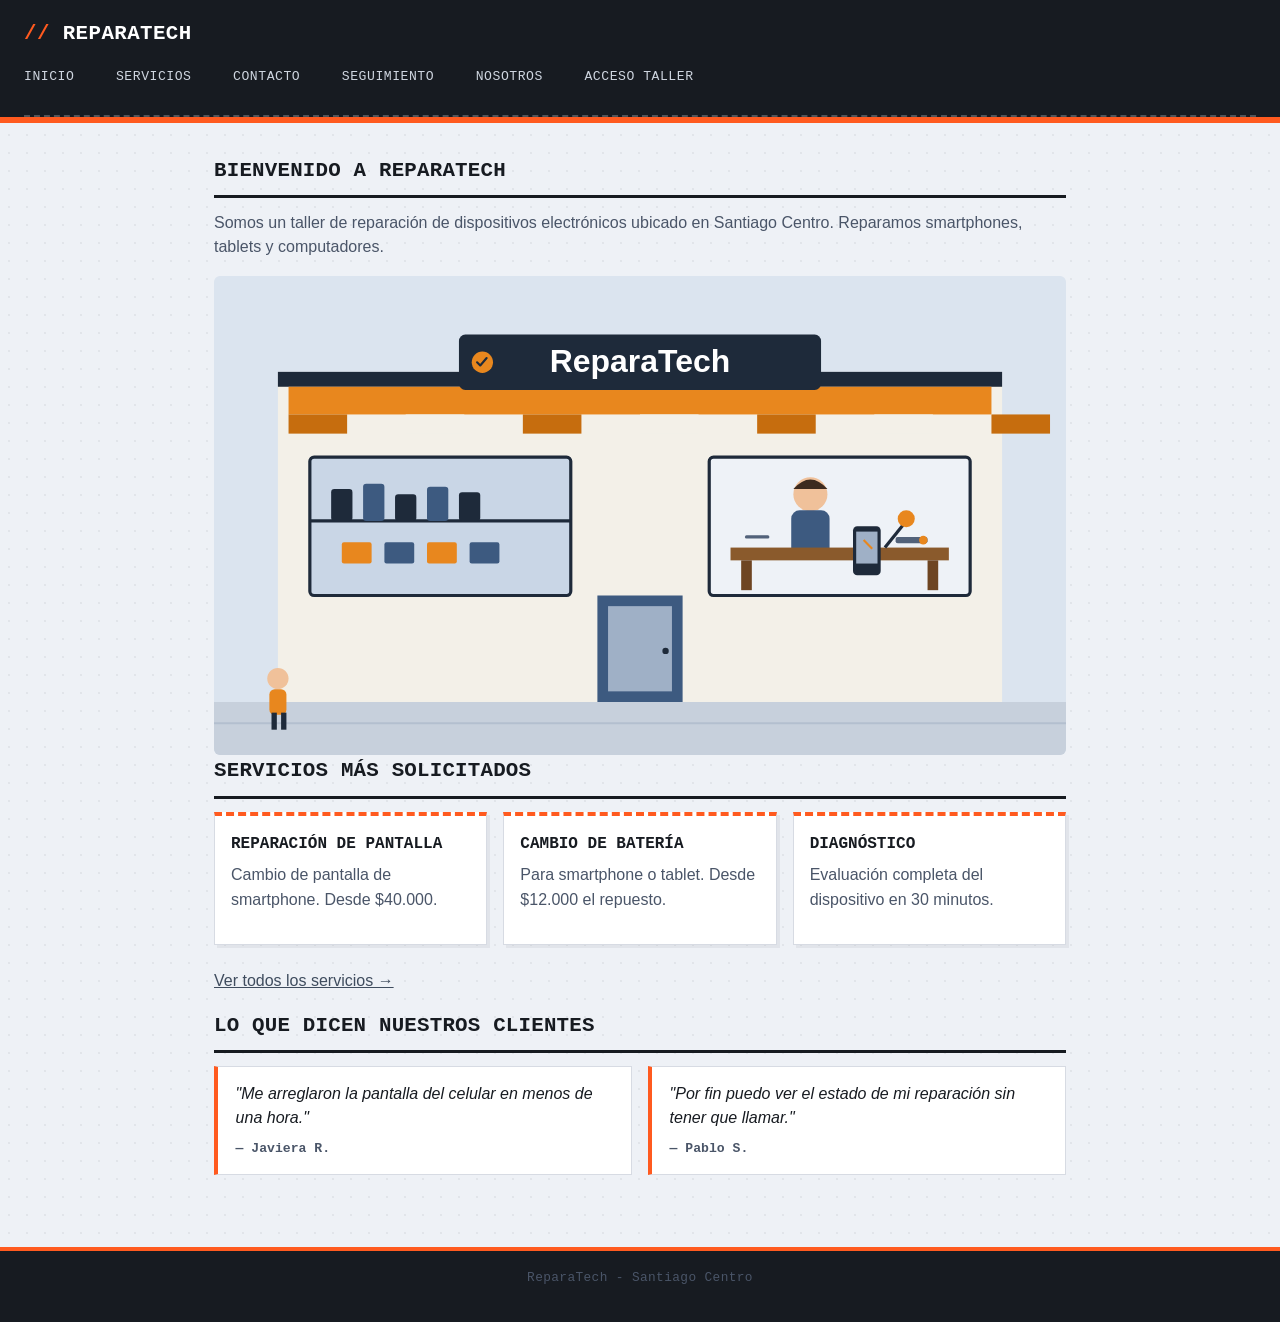
<file: ReparaTech_FinalVfinal/index.html>
<!DOCTYPE html>
<html lang="es">
<head>
  <meta charset="UTF-8">
  <meta name="viewport" content="width=device-width, initial-scale=1.0">
  <title>ReparaTech</title>
  <link rel="stylesheet" href="styles.css">
</head>
<body>

  <header>
    <h1>ReparaTech</h1>
    <nav>
      <ul>
        <li><a href="index.html">Inicio</a></li>
        <li><a href="servicios.html">Servicios</a></li>
        <li><a href="contacto.html">Contacto</a></li>
        <li><a href="seguimiento.html">Seguimiento</a></li>
        <li><a href="nosotros.html">Nosotros</a></li>
        <li><a href="login.html">Acceso taller</a></li>
      </ul>
    </nav>
  </header>

  <main>
    <section>
      <h2>Bienvenido a ReparaTech</h2>
      <p>
        Somos un taller de reparación de dispositivos electrónicos ubicado
        en Santiago Centro. Reparamos smartphones, tablets y computadores.
      </p>
      <svg viewBox="0 0 800 450" xmlns="http://www.w3.org/2000/svg" font-family="Arial, sans-serif" role="img" aria-label="Fachada e interior del taller ReparaTech, con vitrina de dispositivos y un técnico reparando un teléfono en la mesa de trabajo" style="max-width:100%; height:auto; display:block; border-radius:6px;">
        <rect width="800" height="450" fill="#dbe4ef"/>
        <rect x="0" y="400" width="800" height="50" fill="#c7d0dc"/>
        <line x1="0" y1="420" x2="800" y2="420" stroke="#b3bfcf" stroke-width="2"/>
        <rect x="60" y="90" width="680" height="310" fill="#f3f0e8"/>
        <rect x="60" y="90" width="680" height="14" fill="#1e2a3a"/>
        <g>
          <rect x="70" y="104" width="660" height="26" fill="#e8871e"/>
          <rect x="70" y="130" width="55" height="18" fill="#c66d0e"/>
          <rect x="180" y="130" width="55" height="18" fill="#f3f0e8"/>
          <rect x="290" y="130" width="55" height="18" fill="#c66d0e"/>
          <rect x="400" y="130" width="55" height="18" fill="#f3f0e8"/>
          <rect x="510" y="130" width="55" height="18" fill="#c66d0e"/>
          <rect x="620" y="130" width="55" height="18" fill="#f3f0e8"/>
          <rect x="730" y="130" width="55" height="18" fill="#c66d0e"/>
        </g>
        <rect x="230" y="55" width="340" height="52" rx="6" fill="#1e2a3a"/>
        <text x="400" y="90" fill="#ffffff" font-size="30" font-weight="bold" text-anchor="middle" font-family="Arial, sans-serif">ReparaTech</text>
        <circle cx="252" cy="81" r="10" fill="#e8871e"/>
        <path d="M247 81 l3 3 l6 -7" stroke="#1e2a3a" stroke-width="2" fill="none" stroke-linecap="round" stroke-linejoin="round"/>
        <rect x="360" y="300" width="80" height="100" fill="#3d5a80"/>
        <rect x="370" y="310" width="60" height="80" fill="#9fb0c6"/>
        <circle cx="424" cy="352" r="3" fill="#1e2a3a"/>
        <rect x="90" y="170" width="245" height="130" rx="4" fill="#c9d6e6" stroke="#1e2a3a" stroke-width="3"/>
        <line x1="90" y1="230" x2="335" y2="230" stroke="#1e2a3a" stroke-width="3"/>
        <rect x="110" y="200" width="20" height="30" rx="3" fill="#1e2a3a"/>
        <rect x="140" y="195" width="20" height="35" rx="3" fill="#3d5a80"/>
        <rect x="170" y="205" width="20" height="25" rx="3" fill="#1e2a3a"/>
        <rect x="200" y="198" width="20" height="32" rx="3" fill="#3d5a80"/>
        <rect x="230" y="203" width="20" height="27" rx="3" fill="#1e2a3a"/>
        <rect x="120" y="250" width="28" height="20" rx="2" fill="#e8871e"/>
        <rect x="160" y="250" width="28" height="20" rx="2" fill="#3d5a80"/>
        <rect x="200" y="250" width="28" height="20" rx="2" fill="#e8871e"/>
        <rect x="240" y="250" width="28" height="20" rx="2" fill="#3d5a80"/>
        <rect x="465" y="170" width="245" height="130" rx="4" fill="#eef2f7" stroke="#1e2a3a" stroke-width="3"/>
        <circle cx="560" cy="205" r="16" fill="#f0c19a"/>
        <path d="M544 200 q16 -18 32 0" fill="#3d2b1f"/>
        <rect x="542" y="220" width="36" height="44" rx="8" fill="#3d5a80"/>
        <rect x="485" y="255" width="205" height="12" fill="#8a5a2c"/>
        <rect x="495" y="267" width="10" height="28" fill="#6e4522"/>
        <rect x="670" y="267" width="10" height="28" fill="#6e4522"/>
        <rect x="600" y="235" width="26" height="46" rx="4" fill="#1e2a3a"/>
        <rect x="603" y="240" width="20" height="30" fill="#9fb0c6"/>
        <line x1="610" y1="248" x2="618" y2="256" stroke="#e8871e" stroke-width="2"/>
        <rect x="640" y="245" width="30" height="6" rx="2" fill="#52627a"/>
        <circle cx="666" cy="248" r="4" fill="#e8871e"/>
        <line x1="500" y1="245" x2="520" y2="245" stroke="#52627a" stroke-width="3" stroke-linecap="round"/>
        <line x1="650" y1="230" x2="630" y2="255" stroke="#1e2a3a" stroke-width="3"/>
        <circle cx="650" cy="228" r="8" fill="#e8871e"/>
        <circle cx="60" cy="378" r="10" fill="#f0c19a"/>
        <rect x="52" y="388" width="16" height="24" rx="5" fill="#e8871e"/>
        <rect x="54" y="410" width="5" height="16" fill="#1e2a3a"/>
        <rect x="63" y="410" width="5" height="16" fill="#1e2a3a"/>
      </svg>
    </section>

    <section>
      <h2>Servicios más solicitados</h2>
      <div class="destacados">
        <div class="destacado-card">
          <h3>Reparación de pantalla</h3>
          <p>Cambio de pantalla de smartphone. Desde $40.000.</p>
        </div>
        <div class="destacado-card">
          <h3>Cambio de batería</h3>
          <p>Para smartphone o tablet. Desde $12.000 el repuesto.</p>
        </div>
        <div class="destacado-card">
          <h3>Diagnóstico</h3>
          <p>Evaluación completa del dispositivo en 30 minutos.</p>
        </div>
      </div>
      <p><a href="servicios.html">Ver todos los servicios →</a></p>
    </section>

    <section>
      <h2>Lo que dicen nuestros clientes</h2>
      <div class="testimonios">
        <blockquote class="testimonio">
          "Me arreglaron la pantalla del celular en menos de una hora."
          <footer>— Javiera R.</footer>
        </blockquote>
        <blockquote class="testimonio">
          "Por fin puedo ver el estado de mi reparación sin tener que llamar."
          <footer>— Pablo S.</footer>
        </blockquote>
      </div>
    </section>

  </main>

  <footer>
    <p>ReparaTech - Santiago Centro</p>
  </footer>

</body>
</html>
</file>
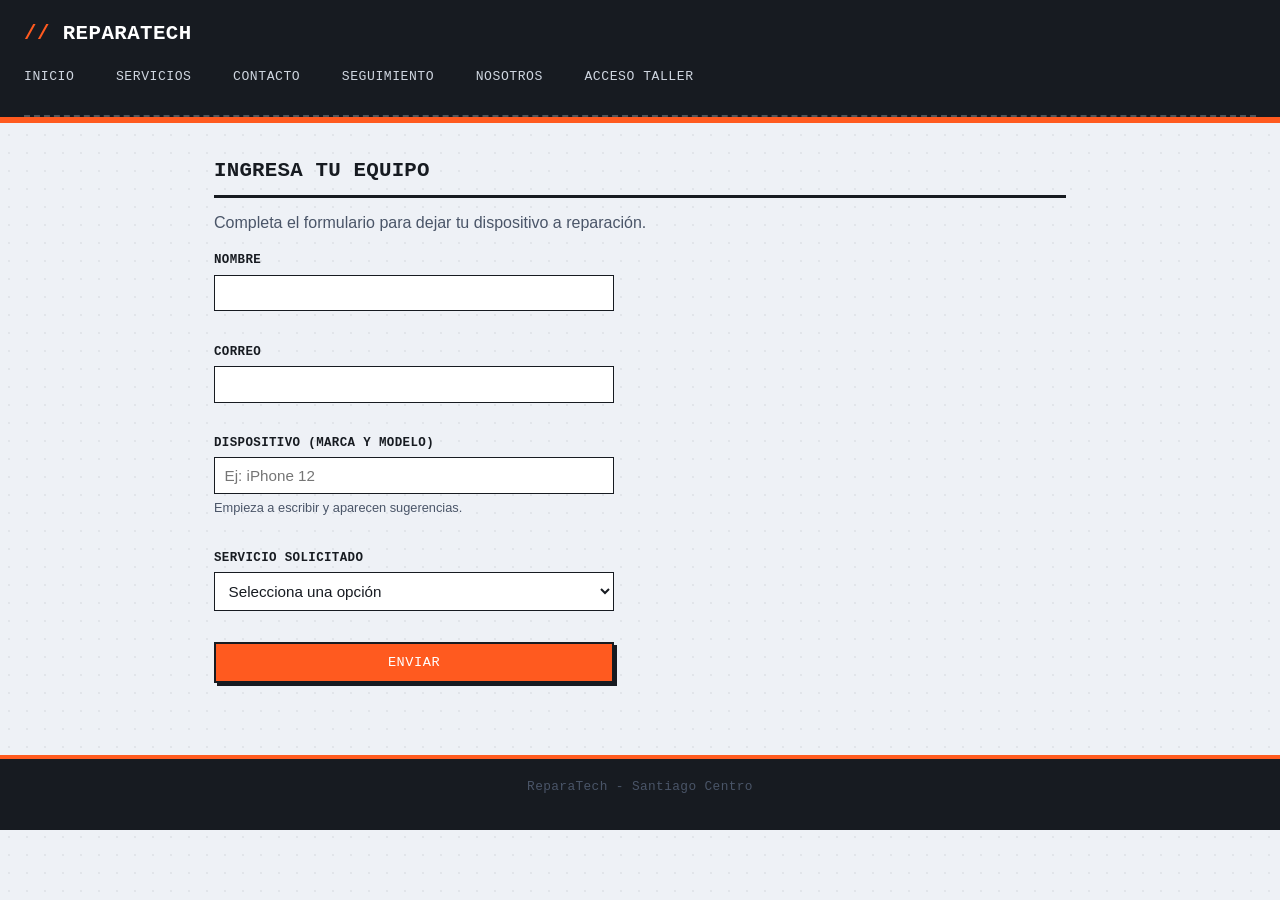
<file: ReparaTech_FinalVfinal/contacto.html>
<!DOCTYPE html>
<html lang="es">
<head>
  <meta charset="UTF-8">
  <meta name="viewport" content="width=device-width, initial-scale=1.0">
  <title>Contacto - ReparaTech</title>
  <link rel="stylesheet" href="styles.css">
</head>
<body>

  <header>
    <h1>ReparaTech</h1>
    <nav>
      <ul>
        <li><a href="index.html">Inicio</a></li>
        <li><a href="servicios.html">Servicios</a></li>
        <li><a href="contacto.html">Contacto</a></li>
        <li><a href="seguimiento.html">Seguimiento</a></li>
        <li><a href="nosotros.html">Nosotros</a></li>
        <li><a href="login.html">Acceso taller</a></li>
      </ul>
    </nav>
  </header>

  <main>
    <section>
      <h2>Ingresa tu equipo</h2>
      <p>Completa el formulario para dejar tu dispositivo a reparación.</p>

      <form id="contactForm" novalidate>
        <div id="formMsg" class="form-msg" role="status" aria-live="polite"></div>

        <div class="campo">
          <label for="nombre">Nombre</label>
          <input type="text" id="nombre" name="nombre" autocomplete="name">
          <span class="error-msg" id="error-nombre"></span>
        </div>

        <div class="campo">
          <label for="email">Correo</label>
          <input type="email" id="email" name="email" autocomplete="email">
          <span class="error-msg" id="error-email"></span>
        </div>

        <div class="campo">
          <label for="dispositivo">Dispositivo (marca y modelo)</label>
          <input type="text" id="dispositivo" name="dispositivo" list="modelos-sugeridos" autocomplete="off" placeholder="Ej: iPhone 12">
          <datalist id="modelos-sugeridos">
            <option value="iPhone 12">
            <option value="Samsung S21">
            <option value="Laptop genérica">
          </datalist>
          <span class="hint">Empieza a escribir y aparecen sugerencias.</span>
          <span class="error-msg" id="error-dispositivo"></span>
        </div>

        <div class="campo">
          <label for="servicio">Servicio solicitado</label>
          <select id="servicio" name="servicio">
            <option value="">Selecciona una opción</option>
            <option value="SE001">SE001 · Diagnóstico</option>
            <option value="SE002">SE002 · Reparación de pantalla</option>
            <option value="SE003">SE003 · Reparación de batería</option>
          </select>
          <span class="error-msg" id="error-servicio"></span>
        </div>

        <button type="submit">Enviar</button>
      </form>
      </section>
  </main>

  <footer>
    <p>ReparaTech - Santiago Centro</p>
  </footer>

  <script src="script.js"></script>
</body>
</html>
</file>
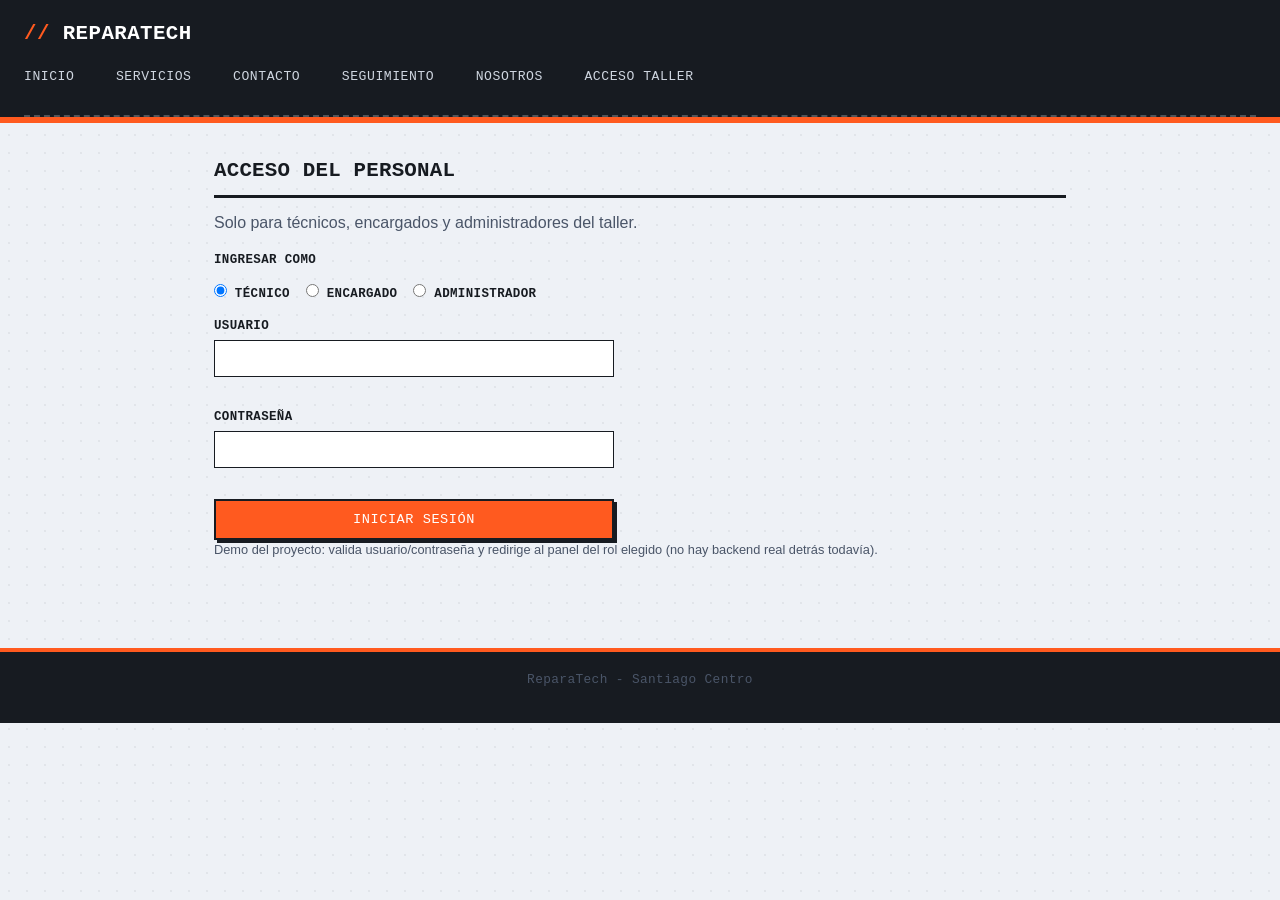
<file: ReparaTech_FinalVfinal/login.html>
<!DOCTYPE html>
<html lang="es">
<head>
  <meta charset="UTF-8">
  <meta name="viewport" content="width=device-width, initial-scale=1.0">
  <title>Acceso taller - ReparaTech</title>
  <link rel="stylesheet" href="styles.css">
</head>
<body>

  <header>
    <h1>ReparaTech</h1>
    <nav>
      <ul>
        <li><a href="index.html">Inicio</a></li>
        <li><a href="servicios.html">Servicios</a></li>
        <li><a href="contacto.html">Contacto</a></li>
        <li><a href="seguimiento.html">Seguimiento</a></li>
        <li><a href="nosotros.html">Nosotros</a></li>
        <li><a href="login.html">Acceso taller</a></li>
      </ul>
    </nav>
  </header>

  <main>
    <section>
      <h2>Acceso del personal</h2>
      <p>Solo para técnicos, encargados y administradores del taller.</p>

      <form id="loginForm" novalidate>
        <div id="loginMsg" class="form-msg" role="status" aria-live="polite"></div>

        <label>Ingresar como</label>
        <div class="role-select">
          <label><input type="radio" name="rol" value="panel-tecnico.html" checked> Técnico</label>
          <label><input type="radio" name="rol" value="panel-encargado.html"> Encargado</label>
          <label><input type="radio" name="rol" value="panel-admin.html"> Administrador</label>
        </div>

        <div class="campo">
          <label for="usuario">Usuario</label>
          <input type="text" id="usuario" name="usuario" autocomplete="username">
          <span class="error-msg" id="error-usuario"></span>
        </div>

        <div class="campo">
          <label for="clave">Contraseña</label>
          <input type="password" id="clave" name="clave" autocomplete="current-password">
          <span class="error-msg" id="error-clave"></span>
        </div>

        <button type="submit">Iniciar sesión</button>
      </form>
      <p class="hint">
        Demo del proyecto: valida usuario/contraseña y redirige al panel
        del rol elegido (no hay backend real detrás todavía).
      </p>
    </section>
  </main>

  <footer>
    <p>ReparaTech - Santiago Centro</p>
  </footer>

  <script src="script.js"></script>
</body>
</html>
</file>
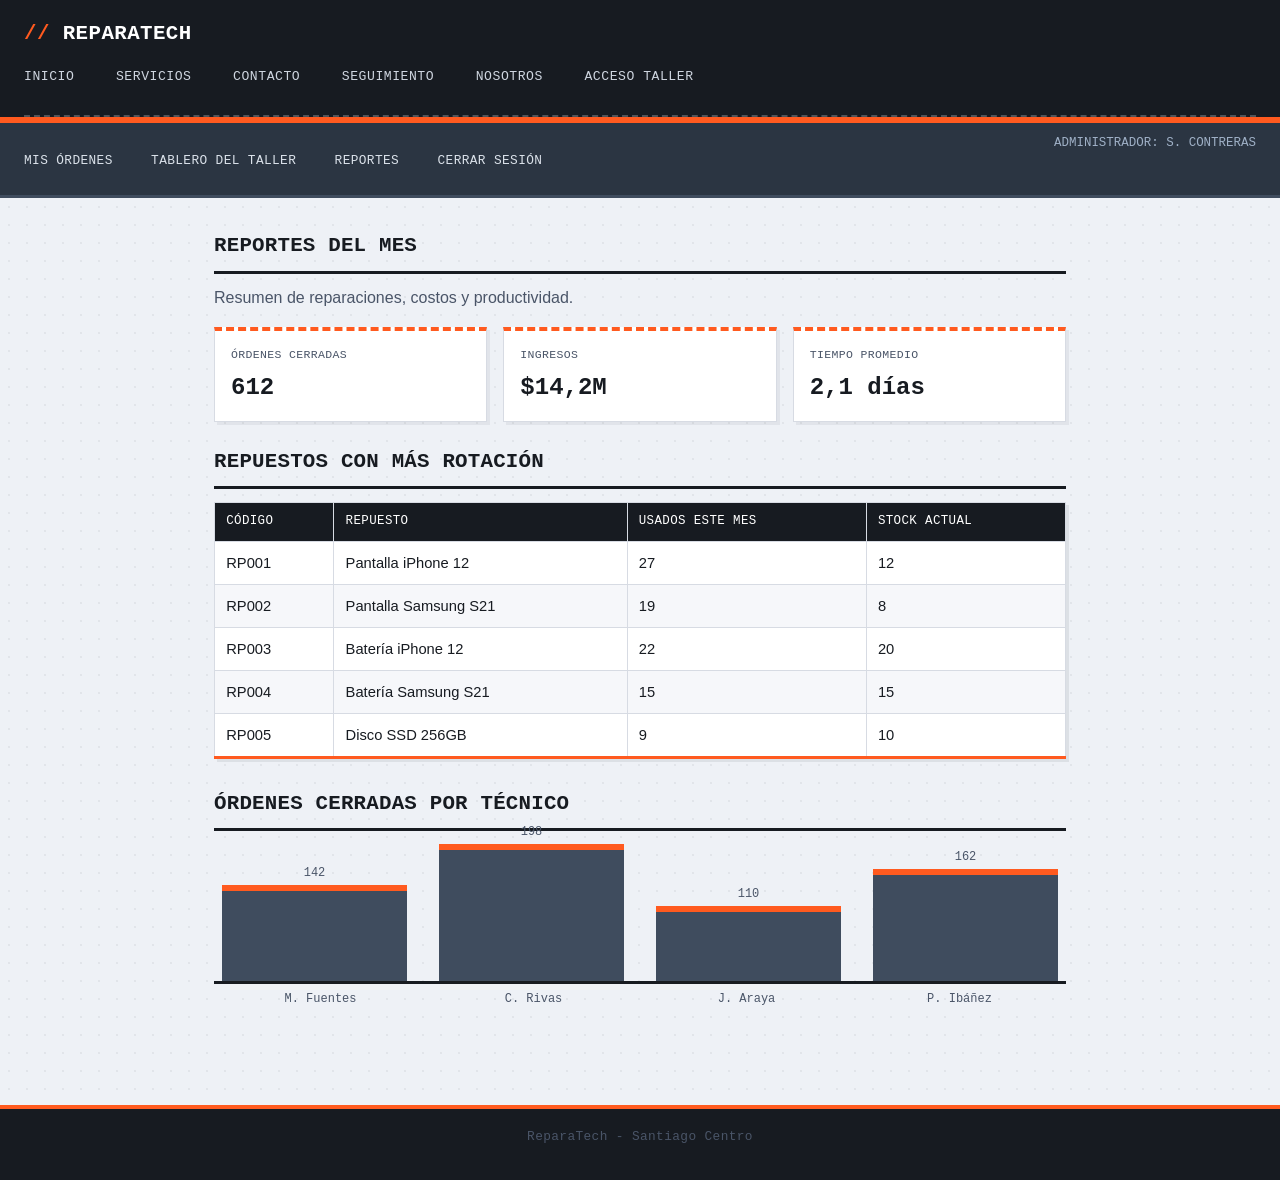
<file: ReparaTech_FinalVfinal/panel-admin.html>
<!DOCTYPE html>
<html lang="es">
<head>
  <meta charset="UTF-8">
  <meta name="viewport" content="width=device-width, initial-scale=1.0">
  <title>Panel administrador - ReparaTech</title>
  <link rel="stylesheet" href="styles.css">
</head>
<body>

  <header>
    <h1>ReparaTech</h1>
    <nav>
      <ul>
        <li><a href="index.html">Inicio</a></li>
        <li><a href="servicios.html">Servicios</a></li>
        <li><a href="contacto.html">Contacto</a></li>
        <li><a href="seguimiento.html">Seguimiento</a></li>
        <li><a href="nosotros.html">Nosotros</a></li>
        <li><a href="login.html">Acceso taller</a></li>
      </ul>
    </nav>
  </header>

  <nav class="staff-nav">
    <ul>
      <li><a href="panel-tecnico.html">Mis órdenes</a></li>
      <li><a href="panel-encargado.html">Tablero del taller</a></li>
      <li><a href="panel-admin.html">Reportes</a></li>
      <li><a href="login.html">Cerrar sesión</a></li>
    </ul>
    <span class="role-tag">Administrador: S. Contreras</span>
  </nav>

  <main>
    <section>
      <h2>Reportes del mes</h2>
      <p>Resumen de reparaciones, costos y productividad.</p>

      <div class="kpi-grid">
        <div class="kpi-card">
          <span class="kpi-label">ÓRDENES CERRADAS</span>
          <span class="kpi-value">612</span>
        </div>
        <div class="kpi-card">
          <span class="kpi-label">INGRESOS</span>
          <span class="kpi-value">$14,2M</span>
        </div>
        <div class="kpi-card">
          <span class="kpi-label">TIEMPO PROMEDIO</span>
          <span class="kpi-value">2,1 días</span>
        </div>
      </div>
      </section>

    <section>
      <h2>Repuestos con más rotación</h2>
      <table>
        <thead>
          <tr>
            <th>Código</th>
            <th>Repuesto</th>
            <th>Usados este mes</th>
            <th>Stock actual</th>
          </tr>
        </thead>
        <tbody>
          <tr><td>RP001</td><td>Pantalla iPhone 12</td><td>27</td><td>12</td></tr>
          <tr><td>RP002</td><td>Pantalla Samsung S21</td><td>19</td><td>8</td></tr>
          <tr><td>RP003</td><td>Batería iPhone 12</td><td>22</td><td>20</td></tr>
          <tr><td>RP004</td><td>Batería Samsung S21</td><td>15</td><td>15</td></tr>
          <tr><td>RP005</td><td>Disco SSD 256GB</td><td>9</td><td>10</td></tr>
        </tbody>
      </table>
    </section>

    <section>
      <h2>Órdenes cerradas por técnico</h2>
      <div class="bar-chart">
        <div class="bar" style="height:70%;"><span>142</span></div>
        <div class="bar" style="height:100%;"><span>198</span></div>
        <div class="bar" style="height:55%;"><span>110</span></div>
        <div class="bar" style="height:82%;"><span>162</span></div>
      </div>
      <div class="bar-labels">
        <span>M. Fuentes</span>
        <span>C. Rivas</span>
        <span>J. Araya</span>
        <span>P. Ibáñez</span>
      </div>
    </section>
  </main>

  <footer>
    <p>ReparaTech - Santiago Centro</p>
  </footer>

</body>
</html>
</file>
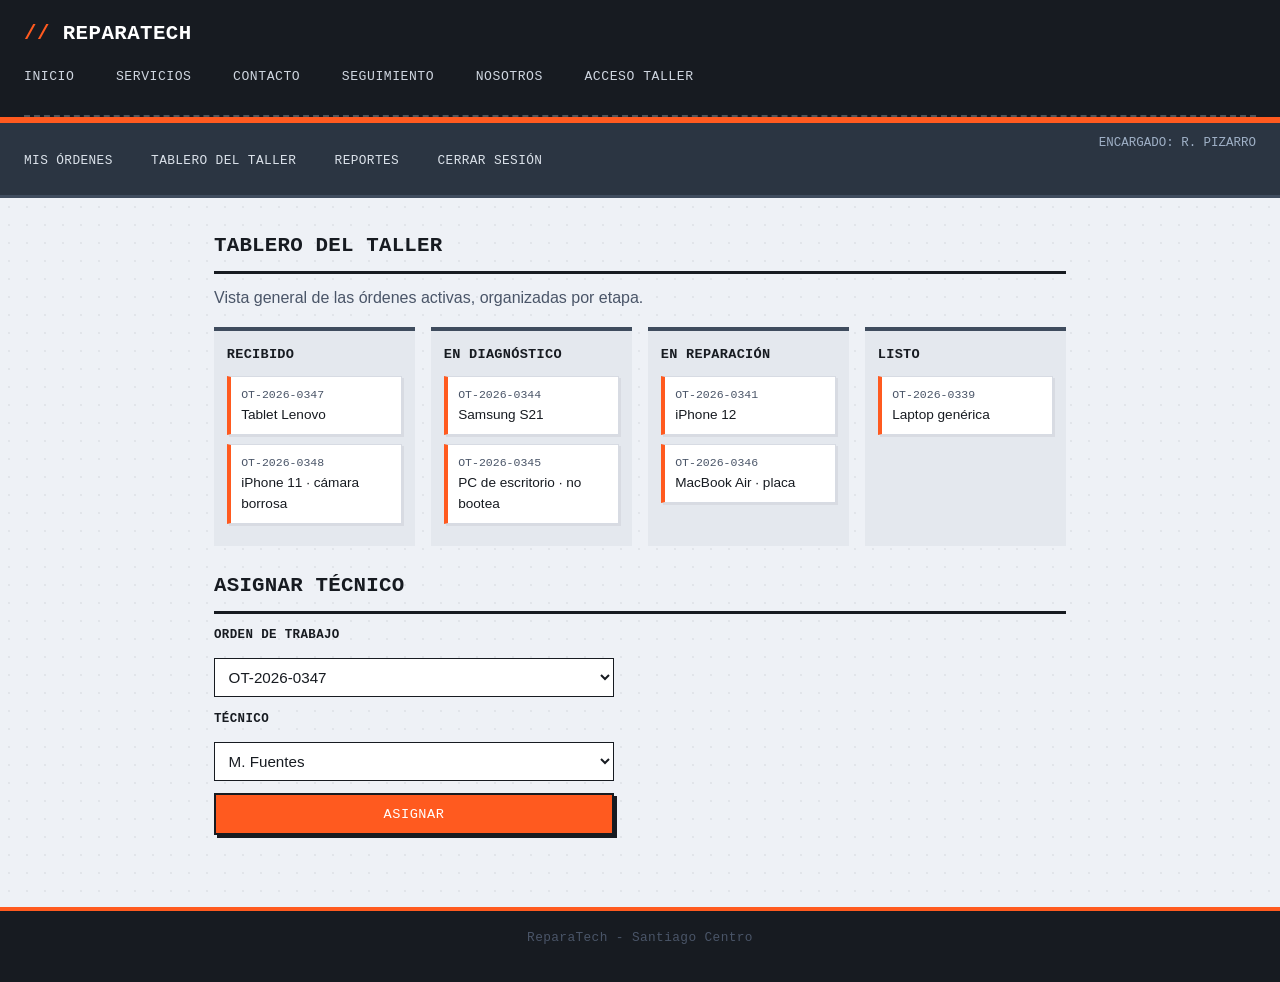
<file: ReparaTech_FinalVfinal/panel-encargado.html>
<!DOCTYPE html>
<html lang="es">
<head>
  <meta charset="UTF-8">
  <meta name="viewport" content="width=device-width, initial-scale=1.0">
  <title>Panel encargado - ReparaTech</title>
  <link rel="stylesheet" href="styles.css">
</head>
<body>

  <header>
    <h1>ReparaTech</h1>
    <nav>
      <ul>
        <li><a href="index.html">Inicio</a></li>
        <li><a href="servicios.html">Servicios</a></li>
        <li><a href="contacto.html">Contacto</a></li>
        <li><a href="seguimiento.html">Seguimiento</a></li>
        <li><a href="nosotros.html">Nosotros</a></li>
        <li><a href="login.html">Acceso taller</a></li>
      </ul>
    </nav>
  </header>

  <nav class="staff-nav">
    <ul>
      <li><a href="panel-tecnico.html">Mis órdenes</a></li>
      <li><a href="panel-encargado.html">Tablero del taller</a></li>
      <li><a href="panel-admin.html">Reportes</a></li>
      <li><a href="login.html">Cerrar sesión</a></li>
    </ul>
    <span class="role-tag">Encargado: R. Pizarro</span>
  </nav>

  <main>
    <section>
      <h2>Tablero del taller</h2>
      <p>Vista general de las órdenes activas, organizadas por etapa.</p>

      <div class="kanban">
        <div class="kanban-col">
          <h3>Recibido</h3>
          <div class="kanban-card">
            <span class="code">OT-2026-0347</span>
            Tablet Lenovo
          </div>
          <div class="kanban-card">
            <span class="code">OT-2026-0348</span>
            iPhone 11 · cámara borrosa
          </div>
        </div>
        <div class="kanban-col">
          <h3>En diagnóstico</h3>
          <div class="kanban-card">
            <span class="code">OT-2026-0344</span>
            Samsung S21
          </div>
          <div class="kanban-card">
            <span class="code">OT-2026-0345</span>
            PC de escritorio · no bootea
          </div>
        </div>
        <div class="kanban-col">
          <h3>En reparación</h3>
          <div class="kanban-card">
            <span class="code">OT-2026-0341</span>
            iPhone 12
          </div>
          <div class="kanban-card">
            <span class="code">OT-2026-0346</span>
            MacBook Air · placa
          </div>
        </div>
        <div class="kanban-col">
          <h3>Listo</h3>
          <div class="kanban-card">
            <span class="code">OT-2026-0339</span>
            Laptop genérica
          </div>
        </div>
      </div>
    </section>

    <section>
      <h2>Asignar técnico</h2>
      <form>
        <label for="orden-asignar">Orden de trabajo</label>
        <select id="orden-asignar" name="orden-asignar">
          <option>OT-2026-0347</option>
          <option>OT-2026-0348</option>
        </select>

        <label for="tecnico-asignar">Técnico</label>
        <select id="tecnico-asignar" name="tecnico-asignar">
          <option>M. Fuentes</option>
          <option>C. Rivas</option>
        </select>

        <button type="submit">Asignar</button>
      </form>
    </section>
  </main>

  <footer>
    <p>ReparaTech - Santiago Centro</p>
  </footer>

</body>
</html>
</file>
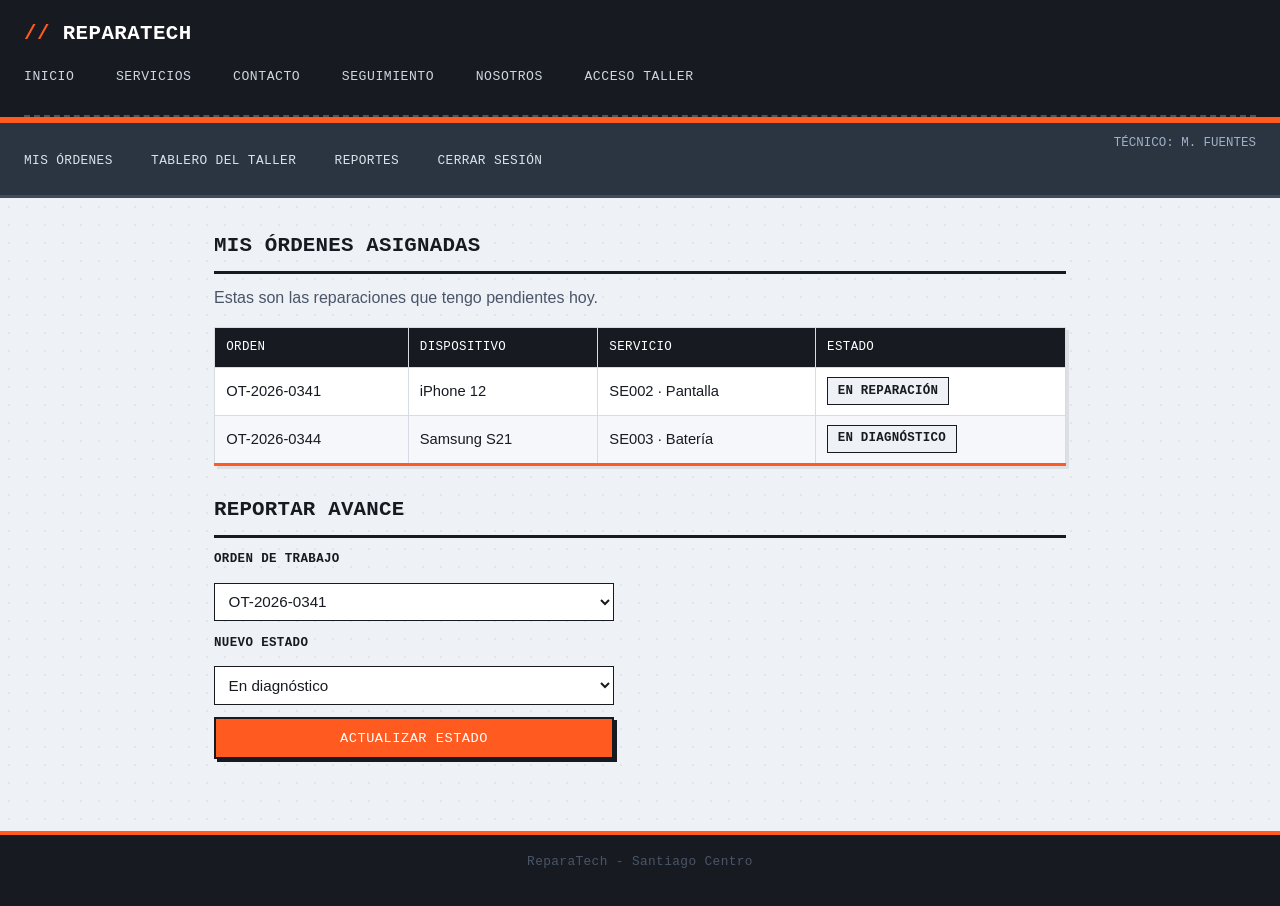
<file: ReparaTech_FinalVfinal/panel-tecnico.html>
<!DOCTYPE html>
<html lang="es">
<head>
  <meta charset="UTF-8">
  <meta name="viewport" content="width=device-width, initial-scale=1.0">
  <title>Panel técnico - ReparaTech</title>
  <link rel="stylesheet" href="styles.css">
</head>
<body>

  <header>
    <h1>ReparaTech</h1>
    <nav>
      <ul>
        <li><a href="index.html">Inicio</a></li>
        <li><a href="servicios.html">Servicios</a></li>
        <li><a href="contacto.html">Contacto</a></li>
        <li><a href="seguimiento.html">Seguimiento</a></li>
        <li><a href="nosotros.html">Nosotros</a></li>
        <li><a href="login.html">Acceso taller</a></li>
      </ul>
    </nav>
  </header>

  <nav class="staff-nav">
    <ul>
      <li><a href="panel-tecnico.html">Mis órdenes</a></li>
      <li><a href="panel-encargado.html">Tablero del taller</a></li>
      <li><a href="panel-admin.html">Reportes</a></li>
      <li><a href="login.html">Cerrar sesión</a></li>
    </ul>
    <span class="role-tag">Técnico: M. Fuentes</span>
  </nav>

  <main>
    <section>
      <h2>Mis órdenes asignadas</h2>
      <p>Estas son las reparaciones que tengo pendientes hoy.</p>

      <table>
        <thead>
          <tr>
            <th>Orden</th>
            <th>Dispositivo</th>
            <th>Servicio</th>
            <th>Estado</th>
          </tr>
        </thead>
        <tbody>
          <tr>
            <td>OT-2026-0341</td>
            <td>iPhone 12</td>
            <td>SE002 · Pantalla</td>
            <td><span class="estado">En reparación</span></td>
          </tr>
          <tr>
            <td>OT-2026-0344</td>
            <td>Samsung S21</td>
            <td>SE003 · Batería</td>
            <td><span class="estado">En diagnóstico</span></td>
          </tr>
        </tbody>
      </table>
    </section>

    <section>
      <h2>Reportar avance</h2>
      <form>
        <label for="orden-sel">Orden de trabajo</label>
        <select id="orden-sel" name="orden-sel">
          <option>OT-2026-0341</option>
          <option>OT-2026-0344</option>
        </select>

        <label for="nuevo-estado">Nuevo estado</label>
        <select id="nuevo-estado" name="nuevo-estado">
          <option>En diagnóstico</option>
          <option>En reparación</option>
          <option>Listo para retirar</option>
          <option>Cancelado</option>
        </select>

        <button type="submit">Actualizar estado</button>
      </form>
      </section>
  </main>

  <footer>
    <p>ReparaTech - Santiago Centro</p>
  </footer>

</body>
</html>
</file>
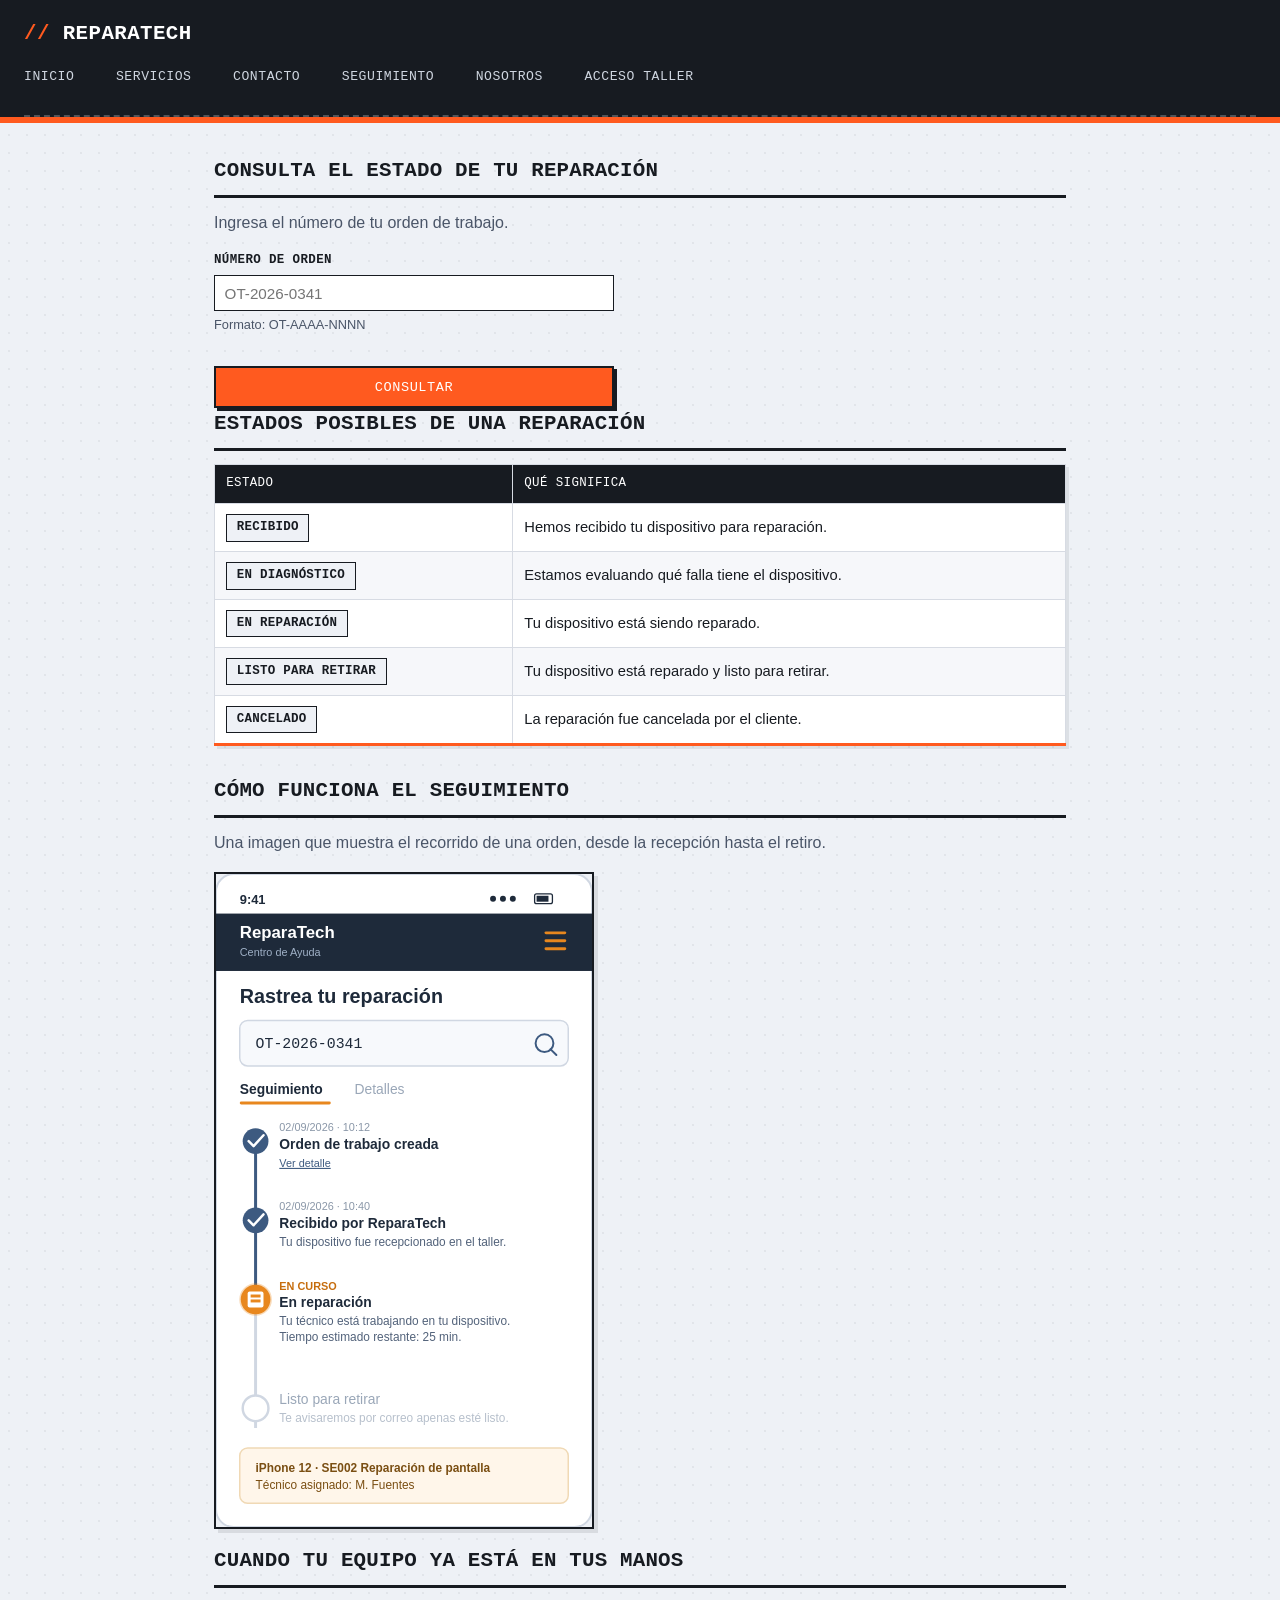
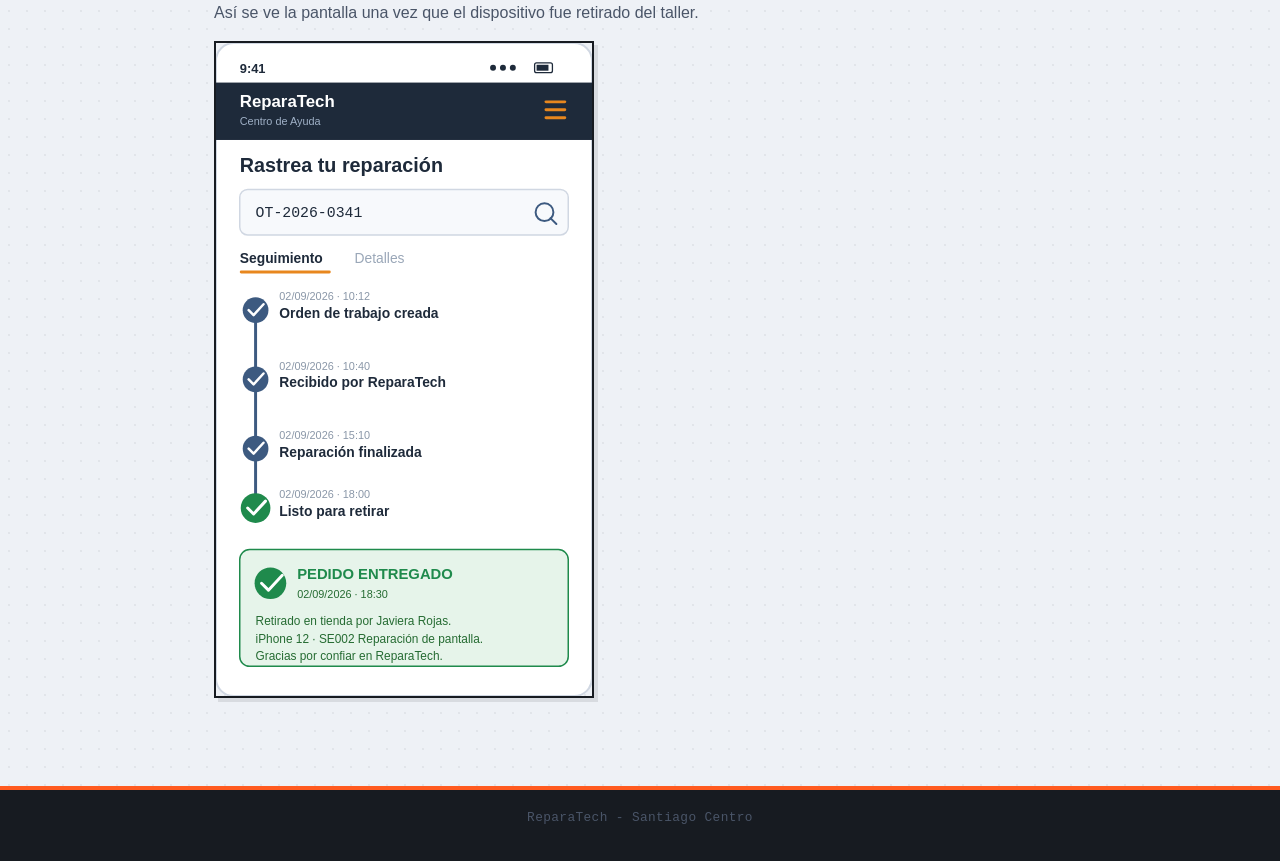
<file: ReparaTech_FinalVfinal/seguimiento.html>
<!DOCTYPE html>
<html lang="es">
<head>
  <meta charset="UTF-8">
  <meta name="viewport" content="width=device-width, initial-scale=1.0">
  <title>Seguimiento - ReparaTech</title>
  <link rel="stylesheet" href="styles.css">
</head>
<body>

  <header>
    <h1>ReparaTech</h1>
    <nav>
      <ul>
        <li><a href="index.html">Inicio</a></li>
        <li><a href="servicios.html">Servicios</a></li>
        <li><a href="contacto.html">Contacto</a></li>
        <li><a href="seguimiento.html">Seguimiento</a></li>
        <li><a href="nosotros.html">Nosotros</a></li>
        <li><a href="login.html">Acceso taller</a></li>
      </ul>
    </nav>
  </header>

  <main>
    <section>
      <h2>Consulta el estado de tu reparación</h2>
      <p>Ingresa el número de tu orden de trabajo.</p>

      <form id="seguimientoForm" novalidate>
        <div id="seguimientoMsg" class="form-msg" role="status" aria-live="polite"></div>
        <div class="campo">
          <label for="orden">Número de orden</label>
          <input type="text" id="orden" name="orden" placeholder="OT-2026-0341" autocomplete="off">
          <span class="hint">Formato: OT-AAAA-NNNN</span>
          <span class="error-msg" id="error-orden"></span>
        </div>
        <button type="submit">Consultar</button>
      </form>
    </section>

    <section>
      <h2>Estados posibles de una reparación</h2>
      <table>
        <thead>
          <tr>
            <th>Estado</th>
            <th>Qué significa</th>
          </tr>
        </thead>
        <tbody>
          <tr><td><span class="estado">Recibido</span></td><td>Hemos recibido tu dispositivo para reparación.</td></tr>
          <tr><td><span class="estado">En diagnóstico</span></td><td>Estamos evaluando qué falla tiene el dispositivo.</td></tr>
          <tr><td><span class="estado">En reparación</span></td><td>Tu dispositivo está siendo reparado.</td></tr>
          <tr><td><span class="estado">Listo para retirar</span></td><td>Tu dispositivo está reparado y listo para retirar.</td></tr>
          <tr><td><span class="estado">Cancelado</span></td><td>La reparación fue cancelada por el cliente.</td></tr>
        </tbody>
      </table>
      </section>

    <section>
      <h2>Cómo funciona el seguimiento</h2>
      <p>Una imagen que muestra el recorrido de una orden, desde la recepción hasta el retiro.</p>
      <div class="tracking-image">
        <svg viewBox="0 0 380 660" xmlns="http://www.w3.org/2000/svg" font-family="Arial, sans-serif" role="img" aria-label="Pantalla de ejemplo del seguimiento de una reparación: orden de trabajo creada, recibido por ReparaTech, en reparación, y listo para retirar">
          <rect width="380" height="660" rx="18" fill="#ffffff" stroke="#d0d7e2" stroke-width="2"/>
          <text x="24" y="30" fill="#1e2a3a" font-size="13" font-weight="bold">9:41</text>
          <rect x="322" y="20" width="18" height="10" rx="2" fill="none" stroke="#1e2a3a" stroke-width="1.3"/>
          <rect x="324" y="22" width="12" height="6" fill="#1e2a3a"/>
          <circle cx="300" cy="25" r="3" fill="#1e2a3a"/>
          <circle cx="290" cy="25" r="3" fill="#1e2a3a"/>
          <circle cx="280" cy="25" r="3" fill="#1e2a3a"/>
          <rect x="0" y="40" width="380" height="58" fill="#1e2a3a"/>
          <text x="24" y="65" fill="#ffffff" font-size="17" font-weight="bold">ReparaTech</text>
          <text x="24" y="83" fill="#9fb0c6" font-size="11">Centro de Ayuda</text>
          <rect x="332" y="58" width="22" height="3" rx="1.5" fill="#e8871e"/>
          <rect x="332" y="66" width="22" height="3" rx="1.5" fill="#e8871e"/>
          <rect x="332" y="74" width="22" height="3" rx="1.5" fill="#e8871e"/>
          <text x="24" y="130" fill="#1e2a3a" font-size="20" font-weight="bold">Rastrea tu reparación</text>
          <rect x="24" y="148" width="332" height="46" rx="8" fill="#f7f9fc" stroke="#d0d7e2" stroke-width="1.5"/>
          <text x="40" y="176" fill="#1e2a3a" font-size="15" font-family="Courier New, monospace">OT-2026-0341</text>
          <circle cx="332" cy="171" r="9" fill="none" stroke="#3d5a80" stroke-width="2"/>
          <line x1="338" y1="177" x2="344" y2="183" stroke="#3d5a80" stroke-width="2" stroke-linecap="round"/>
          <text x="24" y="222" fill="#1e2a3a" font-size="14" font-weight="bold">Seguimiento</text>
          <rect x="24" y="230" width="92" height="3" rx="1.5" fill="#e8871e"/>
          <text x="140" y="222" fill="#9aa7b8" font-size="14">Detalles</text>
          <line x1="40" y1="270" x2="40" y2="560" stroke="#d0d7e2" stroke-width="3"/>
          <line x1="40" y1="270" x2="40" y2="430" stroke="#3d5a80" stroke-width="3"/>
          <circle cx="40" cy="270" r="13" fill="#3d5a80"/>
          <path d="M33 270 l5 5 l10 -11" stroke="#ffffff" stroke-width="2.5" fill="none" stroke-linecap="round" stroke-linejoin="round"/>
          <text x="64" y="260" fill="#8a97a8" font-size="11">02/09/2026 · 10:12</text>
          <text x="64" y="278" fill="#1e2a3a" font-size="14" font-weight="bold">Orden de trabajo creada</text>
          <text x="64" y="296" fill="#3d5a80" font-size="11" text-decoration="underline">Ver detalle</text>
          <circle cx="40" cy="350" r="13" fill="#3d5a80"/>
          <path d="M33 350 l5 5 l10 -11" stroke="#ffffff" stroke-width="2.5" fill="none" stroke-linecap="round" stroke-linejoin="round"/>
          <text x="64" y="340" fill="#8a97a8" font-size="11">02/09/2026 · 10:40</text>
          <text x="64" y="358" fill="#1e2a3a" font-size="14" font-weight="bold">Recibido por ReparaTech</text>
          <text x="64" y="376" fill="#52627a" font-size="12">Tu dispositivo fue recepcionado en el taller.</text>
          <circle cx="40" cy="430" r="15" fill="#e8871e"/>
          <circle cx="40" cy="430" r="15" fill="none" stroke="#e8871e" stroke-width="3" opacity="0.3"/>
          <rect x="32" y="422" width="16" height="16" rx="2" fill="#ffffff"/>
          <rect x="35" y="425" width="10" height="3" fill="#e8871e"/>
          <rect x="35" y="430" width="10" height="3" fill="#e8871e"/>
          <text x="64" y="420" fill="#c66d0e" font-size="11" font-weight="bold">EN CURSO</text>
          <text x="64" y="438" fill="#1e2a3a" font-size="14" font-weight="bold">En reparación</text>
          <text x="64" y="456" fill="#52627a" font-size="12">Tu técnico está trabajando en tu dispositivo.</text>
          <text x="64" y="472" fill="#52627a" font-size="12">Tiempo estimado restante: 25 min.</text>
          <circle cx="40" cy="540" r="13" fill="#ffffff" stroke="#d0d7e2" stroke-width="2.5"/>
          <text x="64" y="536" fill="#9aa7b8" font-size="14">Listo para retirar</text>
          <text x="64" y="554" fill="#b7c0cc" font-size="12">Te avisaremos por correo apenas esté listo.</text>
          <rect x="24" y="580" width="332" height="56" rx="8" fill="#fff6ea" stroke="#f0d9b5" stroke-width="1.5"/>
          <text x="40" y="604" fill="#7a4e12" font-size="12" font-weight="bold">iPhone 12 · SE002 Reparación de pantalla</text>
          <text x="40" y="622" fill="#7a4e12" font-size="12">Técnico asignado: M. Fuentes</text>
        </svg>
      </div>
    </section>

    <section>
      <h2>Cuando tu equipo ya está en tus manos</h2>
      <p>Así se ve la pantalla una vez que el dispositivo fue retirado del taller.</p>
      <div class="tracking-image">
        <svg viewBox="0 0 380 660" xmlns="http://www.w3.org/2000/svg" font-family="Arial, sans-serif" role="img" aria-label="Pantalla de ejemplo mostrando el pedido entregado: todos los pasos completados y confirmación de entrega al cliente">
          <rect width="380" height="660" rx="18" fill="#ffffff" stroke="#d0d7e2" stroke-width="2"/>
          <text x="24" y="30" fill="#1e2a3a" font-size="13" font-weight="bold">9:41</text>
          <rect x="322" y="20" width="18" height="10" rx="2" fill="none" stroke="#1e2a3a" stroke-width="1.3"/>
          <rect x="324" y="22" width="12" height="6" fill="#1e2a3a"/>
          <circle cx="300" cy="25" r="3" fill="#1e2a3a"/>
          <circle cx="290" cy="25" r="3" fill="#1e2a3a"/>
          <circle cx="280" cy="25" r="3" fill="#1e2a3a"/>
          <rect x="0" y="40" width="380" height="58" fill="#1e2a3a"/>
          <text x="24" y="65" fill="#ffffff" font-size="17" font-weight="bold">ReparaTech</text>
          <text x="24" y="83" fill="#9fb0c6" font-size="11">Centro de Ayuda</text>
          <rect x="332" y="58" width="22" height="3" rx="1.5" fill="#e8871e"/>
          <rect x="332" y="66" width="22" height="3" rx="1.5" fill="#e8871e"/>
          <rect x="332" y="74" width="22" height="3" rx="1.5" fill="#e8871e"/>
          <text x="24" y="130" fill="#1e2a3a" font-size="20" font-weight="bold">Rastrea tu reparación</text>
          <rect x="24" y="148" width="332" height="46" rx="8" fill="#f7f9fc" stroke="#d0d7e2" stroke-width="1.5"/>
          <text x="40" y="176" fill="#1e2a3a" font-size="15" font-family="Courier New, monospace">OT-2026-0341</text>
          <circle cx="332" cy="171" r="9" fill="none" stroke="#3d5a80" stroke-width="2"/>
          <line x1="338" y1="177" x2="344" y2="183" stroke="#3d5a80" stroke-width="2" stroke-linecap="round"/>
          <text x="24" y="222" fill="#1e2a3a" font-size="14" font-weight="bold">Seguimiento</text>
          <rect x="24" y="230" width="92" height="3" rx="1.5" fill="#e8871e"/>
          <text x="140" y="222" fill="#9aa7b8" font-size="14">Detalles</text>
          <line x1="40" y1="270" x2="40" y2="470" stroke="#3d5a80" stroke-width="3"/>
          <circle cx="40" cy="270" r="13" fill="#3d5a80"/>
          <path d="M33 270 l5 5 l10 -11" stroke="#ffffff" stroke-width="2.5" fill="none" stroke-linecap="round" stroke-linejoin="round"/>
          <text x="64" y="260" fill="#8a97a8" font-size="11">02/09/2026 · 10:12</text>
          <text x="64" y="278" fill="#1e2a3a" font-size="14" font-weight="bold">Orden de trabajo creada</text>
          <circle cx="40" cy="340" r="13" fill="#3d5a80"/>
          <path d="M33 340 l5 5 l10 -11" stroke="#ffffff" stroke-width="2.5" fill="none" stroke-linecap="round" stroke-linejoin="round"/>
          <text x="64" y="330" fill="#8a97a8" font-size="11">02/09/2026 · 10:40</text>
          <text x="64" y="348" fill="#1e2a3a" font-size="14" font-weight="bold">Recibido por ReparaTech</text>
          <circle cx="40" cy="410" r="13" fill="#3d5a80"/>
          <path d="M33 410 l5 5 l10 -11" stroke="#ffffff" stroke-width="2.5" fill="none" stroke-linecap="round" stroke-linejoin="round"/>
          <text x="64" y="400" fill="#8a97a8" font-size="11">02/09/2026 · 15:10</text>
          <text x="64" y="418" fill="#1e2a3a" font-size="14" font-weight="bold">Reparación finalizada</text>
          <circle cx="40" cy="470" r="15" fill="#1f8a4c"/>
          <path d="M32 470 l6 6 l12 -13" stroke="#ffffff" stroke-width="3" fill="none" stroke-linecap="round" stroke-linejoin="round"/>
          <text x="64" y="460" fill="#8a97a8" font-size="11">02/09/2026 · 18:00</text>
          <text x="64" y="478" fill="#1e2a3a" font-size="14" font-weight="bold">Listo para retirar</text>
          <rect x="24" y="512" width="332" height="118" rx="10" fill="#e6f4ea" stroke="#1f8a4c" stroke-width="1.5"/>
          <circle cx="55" cy="546" r="16" fill="#1f8a4c"/>
          <path d="M46 546 l7 7 l14 -15" stroke="#ffffff" stroke-width="3" fill="none" stroke-linecap="round" stroke-linejoin="round"/>
          <text x="82" y="542" fill="#1f8a4c" font-size="15" font-weight="bold">PEDIDO ENTREGADO</text>
          <text x="82" y="561" fill="#256b32" font-size="11">02/09/2026 · 18:30</text>
          <text x="40" y="588" fill="#256b32" font-size="12">Retirado en tienda por Javiera Rojas.</text>
          <text x="40" y="606" fill="#256b32" font-size="12">iPhone 12 · SE002 Reparación de pantalla.</text>
          <text x="40" y="624" fill="#256b32" font-size="12">Gracias por confiar en ReparaTech.</text>
        </svg>
      </div>
    </section>
  </main>

  <footer>
    <p>ReparaTech - Santiago Centro</p>
  </footer>

  <script src="script.js"></script>
</body>
</html>
</file>
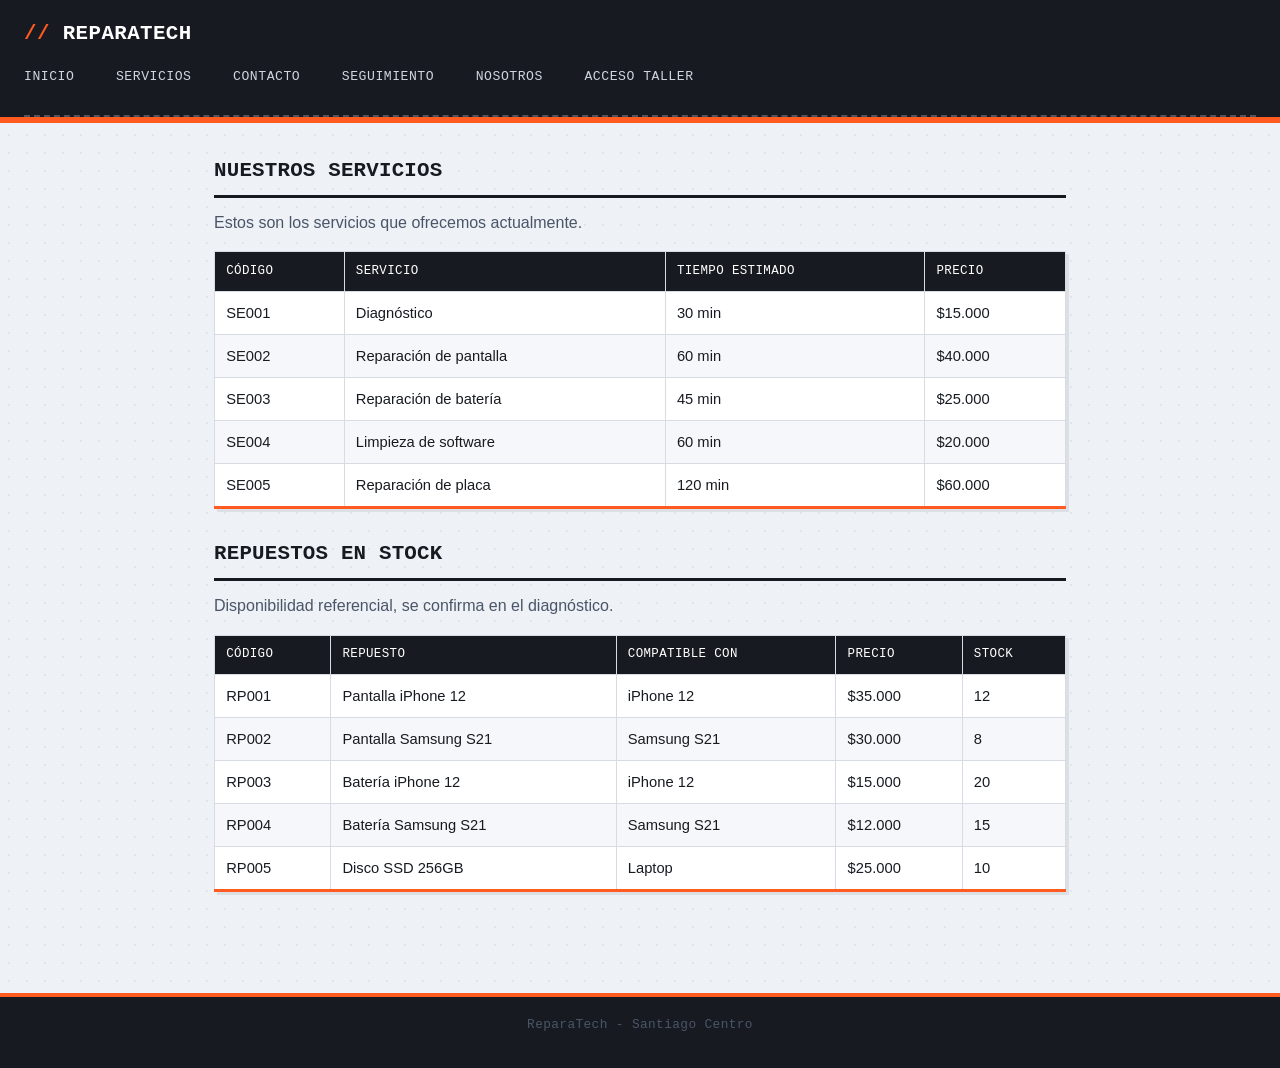
<file: ReparaTech_FinalVfinal/servicios.html>
<!DOCTYPE html>
<html lang="es">
<head>
  <meta charset="UTF-8">
  <meta name="viewport" content="width=device-width, initial-scale=1.0">
  <title>Servicios - ReparaTech</title>
  <link rel="stylesheet" href="styles.css">
</head>
<body>

  <header>
    <h1>ReparaTech</h1>
    <nav>
      <ul>
        <li><a href="index.html">Inicio</a></li>
        <li><a href="servicios.html">Servicios</a></li>
        <li><a href="contacto.html">Contacto</a></li>
        <li><a href="seguimiento.html">Seguimiento</a></li>
        <li><a href="nosotros.html">Nosotros</a></li>
        <li><a href="login.html">Acceso taller</a></li>
      </ul>
    </nav>
  </header>

  <main>
    <section>
      <h2>Nuestros servicios</h2>
      <p>Estos son los servicios que ofrecemos actualmente.</p>

      <table>
        <thead>
          <tr>
            <th>Código</th>
            <th>Servicio</th>
            <th>Tiempo estimado</th>
            <th>Precio</th>
          </tr>
        </thead>
        <tbody>
          <tr><td>SE001</td><td>Diagnóstico</td><td>30 min</td><td>$15.000</td></tr>
          <tr><td>SE002</td><td>Reparación de pantalla</td><td>60 min</td><td>$40.000</td></tr>
          <tr><td>SE003</td><td>Reparación de batería</td><td>45 min</td><td>$25.000</td></tr>
          <tr><td>SE004</td><td>Limpieza de software</td><td>60 min</td><td>$20.000</td></tr>
          <tr><td>SE005</td><td>Reparación de placa</td><td>120 min</td><td>$60.000</td></tr>
        </tbody>
      </table>
    </section>

    <section>
      <h2>Repuestos en stock</h2>
      <p>Disponibilidad referencial, se confirma en el diagnóstico.</p>
      <table>
        <thead>
          <tr>
            <th>Código</th>
            <th>Repuesto</th>
            <th>Compatible con</th>
            <th>Precio</th>
            <th>Stock</th>
          </tr>
        </thead>
        <tbody>
          <tr><td>RP001</td><td>Pantalla iPhone 12</td><td>iPhone 12</td><td>$35.000</td><td>12</td></tr>
          <tr><td>RP002</td><td>Pantalla Samsung S21</td><td>Samsung S21</td><td>$30.000</td><td>8</td></tr>
          <tr><td>RP003</td><td>Batería iPhone 12</td><td>iPhone 12</td><td>$15.000</td><td>20</td></tr>
          <tr><td>RP004</td><td>Batería Samsung S21</td><td>Samsung S21</td><td>$12.000</td><td>15</td></tr>
          <tr><td>RP005</td><td>Disco SSD 256GB</td><td>Laptop</td><td>$25.000</td><td>10</td></tr>
        </tbody>
      </table>
    </section>

  </main>

  <footer>
    <p>ReparaTech - Santiago Centro</p>
  </footer>

</body>
</html>
</file>
<file: ReparaTech_FinalVfinal/styles.css>
:root {
  --ink: #171b21;
  --ink-soft: #4a5568;
  --steel: #3f4c5e;
  --steel-dark: #2b3542;
  --paper: #eef1f6;
  --card: #ffffff;
  --line: #d7dbe3;
  --accent: #ff5a1f;
  --accent-dark: #d43f0a;
  --ok: #1f8a4c;
  --ok-bg: #e6f4ea;
  --danger: #c0392b;
  --danger-bg: #fdf1f0;

  --font-mono: "Consolas", "Courier New", monospace;
  --font-sans: Arial, Helvetica, sans-serif;
}

* {
  margin: 0;
  padding: 0;
  box-sizing: border-box;
}

img {
  max-width: 100%;
  height: auto;
  display: block;
}

body {
  font-family: var(--font-sans);
  color: var(--ink);
  line-height: 1.55;
  background-color: var(--paper);
  background-image: radial-gradient(rgba(23, 27, 33, 0.06) 1px, transparent 1px);
  background-size: 18px 18px;
}

a {
  color: var(--steel);
}

::selection {
  background: var(--accent);
  color: #fff;
}

header {
  background-color: var(--ink);
  color: #fff;
  padding: 1.1rem 1.5rem 0;
  border-bottom: 6px solid var(--accent);
  position: relative;
}

header::after {
  content: "";
  display: block;
  height: 0;
  border-top: 2px dashed rgba(255, 255, 255, 0.25);
  margin-top: 0.9rem;
}

header h1 {
  font-family: var(--font-mono);
  font-size: 1.3rem;
  letter-spacing: 0.02em;
  text-transform: uppercase;
}

header h1::before {
  content: "// ";
  color: var(--accent);
}

nav ul {
  list-style: none;
  display: flex;
  flex-wrap: wrap;
  gap: 1.3rem;
  padding: 0.8rem 0;
}

nav a {
  color: #cfd6e0;
  text-decoration: none;
  font-family: var(--font-mono);
  font-size: 0.82rem;
  text-transform: uppercase;
  letter-spacing: 0.04em;
  padding-bottom: 3px;
  margin-right: 1.3rem;
  border-bottom: 2px solid transparent;
}

nav a:hover {
  color: #fff;
  border-bottom-color: var(--accent);
  text-decoration: none;
}

main {
  padding: 2rem 1.5rem;
  max-width: 900px;
  margin: 0 auto;
}

h2 {
  font-family: var(--font-mono);
  font-size: 1.3rem;
  text-transform: uppercase;
  letter-spacing: 0.01em;
  margin-bottom: 0.8rem;
  padding-bottom: 0.5rem;
  border-bottom: 3px solid var(--ink);
}

p {
  margin-bottom: 1rem;
  color: var(--ink-soft);
}

table {
  width: 100%;
  border-collapse: collapse;
  margin-bottom: 1.8rem;
  background: var(--card);
  box-shadow: 3px 3px 0 rgba(23, 27, 33, 0.08);
}

th, td {
  border: 1px solid var(--line);
  padding: 0.6rem 0.7rem;
  text-align: left;
  font-size: 0.92rem;
}

th {
  background-color: var(--ink);
  color: #fff;
  font-family: var(--font-mono);
  font-size: 0.78rem;
  text-transform: uppercase;
  letter-spacing: 0.03em;
  font-weight: normal;
}

tbody tr:nth-child(even) {
  background-color: #f6f7fa;
}

table {
  border-bottom: 3px solid var(--accent);
}

form {
  display: flex;
  flex-direction: column;
  gap: 0.8rem;
  max-width: 400px;
}

label {
  font-family: var(--font-mono);
  font-size: 0.78rem;
  text-transform: uppercase;
  letter-spacing: 0.03em;
  font-weight: bold;
  color: var(--ink);
}

input, select, textarea {
  padding: 0.55rem 0.6rem;
  border: 1.5px solid var(--ink);
  border-radius: 0;
  font-family: var(--font-sans);
  font-size: 0.95rem;
  background: var(--card);
  color: var(--ink);
}

input:focus, select:focus, textarea:focus {
  outline: 2px solid var(--accent);
  outline-offset: 1px;
}

button {
  padding: 0.7rem 1rem;
  background-color: var(--accent);
  color: #fff;
  border: 2px solid var(--ink);
  border-radius: 0;
  cursor: pointer;
  font-family: var(--font-mono);
  font-size: 0.85rem;
  text-transform: uppercase;
  letter-spacing: 0.04em;
  box-shadow: 3px 3px 0 var(--ink);
}

button:hover {
  background-color: var(--accent-dark);
}

button:active {
  box-shadow: 1px 1px 0 var(--ink);
  transform: translate(2px, 2px);
}

footer {
  background-color: var(--ink);
  color: #cfd6e0;
  text-align: center;
  padding: 1.1rem;
  margin-top: 2.5rem;
  border-top: 4px solid var(--accent);
  font-family: var(--font-mono);
  font-size: 0.8rem;
  letter-spacing: 0.03em;
}

.estado {
  display: inline-block;
  padding: 0.2rem 0.6rem;
  border-radius: 0;
  border: 1.5px solid var(--ink);
  background-color: var(--paper);
  font-family: var(--font-mono);
  font-size: 0.78rem;
  font-weight: bold;
  text-transform: uppercase;
  letter-spacing: 0.02em;
}

.role-select {
  display: flex;
  gap: 1rem;
}

.staff-nav {
  background-color: var(--steel-dark);
  padding: 0.7rem 1.5rem;
  display: flex;
  justify-content: space-between;
  flex-wrap: wrap;
  gap: 0.6rem;
  border-bottom: 3px solid var(--steel);
}

.staff-nav ul {
  list-style: none;
  display: flex;
  gap: 1.2rem;
}

.staff-nav a {
  color: #dbe2ea;
  text-decoration: none;
  font-family: var(--font-mono);
  font-size: 0.8rem;
  text-transform: uppercase;
  letter-spacing: 0.03em;
  margin-right: 1.2rem;
}

.staff-nav a:hover {
  color: var(--accent);
}

.staff-nav .role-tag {
  color: #9fb0c6;
  font-family: var(--font-mono);
  font-size: 0.78rem;
  text-transform: uppercase;
}

.kanban {
  display: grid;
  grid-template-columns: repeat(4, 1fr);
  gap: 1rem;
  margin-bottom: 1.5rem;
}

.kanban-col {
  background-color: #e4e8ee;
  border-radius: 0;
  border-top: 4px solid var(--steel);
  padding: 0.8rem;
}

.kanban-col h3 {
  font-family: var(--font-mono);
  font-size: 0.85rem;
  text-transform: uppercase;
  letter-spacing: 0.02em;
  margin-bottom: 0.7rem;
}

.kanban-card {
  background-color: var(--card);
  border: 1px solid var(--line);
  border-left: 4px solid var(--accent);
  border-radius: 0;
  padding: 0.55rem 0.65rem;
  margin-bottom: 0.6rem;
  font-size: 0.85rem;
  box-shadow: 2px 2px 0 rgba(23, 27, 33, 0.06);
}

.kanban-card .code {
  display: block;
  color: var(--ink-soft);
  font-family: var(--font-mono);
  font-size: 0.72rem;
}

.kpi-grid {
  display: grid;
  grid-template-columns: repeat(auto-fit, minmax(180px, 1fr));
  gap: 1rem;
  margin-bottom: 1.5rem;
}

.kpi-card {
  background-color: var(--card);
  border: 1px solid var(--line);
  border-top: 4px dashed var(--accent);
  border-radius: 0;
  padding: 0.9rem 1rem;
  box-shadow: 3px 3px 0 rgba(23, 27, 33, 0.06);
}

.kpi-card .kpi-label {
  display: block;
  font-family: var(--font-mono);
  font-size: 0.72rem;
  color: var(--ink-soft);
  text-transform: uppercase;
  letter-spacing: 0.03em;
  margin-bottom: 0.35rem;
}

.kpi-card .kpi-value {
  font-family: var(--font-mono);
  font-size: 1.5rem;
  font-weight: bold;
  color: var(--ink);
}

.campo {
  display: flex;
  flex-direction: column;
  gap: 0.25rem;
}

.error-msg {
  color: var(--danger);
  font-size: 0.82rem;
  min-height: 1.1em;
  font-family: var(--font-sans);
}

.input-invalido {
  border-color: var(--danger) !important;
  background-color: var(--danger-bg);
}

.hint {
  font-size: 0.8rem;
  color: var(--ink-soft);
}

.form-msg {
  padding: 0.65rem 0.8rem;
  border-radius: 0;
  margin-bottom: 1rem;
  display: none;
  font-size: 0.9rem;
  border: 1.5px solid transparent;
}

.form-msg.ok {
  display: block;
  background-color: var(--ok-bg);
  color: var(--ok);
  border-color: var(--ok);
}

.form-msg.error {
  display: block;
  background-color: var(--danger-bg);
  color: var(--danger);
  border-color: var(--danger);
}

.destacados {
  display: grid;
  grid-template-columns: repeat(auto-fit, minmax(200px, 1fr));
  gap: 1rem;
  margin-bottom: 1.5rem;
}

.destacado-card {
  background-color: var(--card);
  border: 1px solid var(--line);
  border-top: 4px dashed var(--accent);
  border-radius: 0;
  padding: 1rem;
  box-shadow: 3px 3px 0 rgba(23, 27, 33, 0.06);
}

.destacado-card h3 {
  font-family: var(--font-mono);
  font-size: 1rem;
  text-transform: uppercase;
  margin-bottom: 0.4rem;
}

.testimonios {
  display: grid;
  grid-template-columns: repeat(auto-fit, minmax(220px, 1fr));
  gap: 1rem;
}

.testimonio {
  background-color: var(--card);
  border: 1px solid var(--line);
  border-left: 4px solid var(--accent);
  padding: 0.9rem 1.1rem;
  font-style: italic;
}

.testimonio footer {
  all: unset;
  display: block;
  margin-top: 0.5rem;
  font-style: normal;
  font-weight: bold;
  font-size: 0.82rem;
  font-family: var(--font-mono);
  color: var(--ink-soft);
}

.roles-grid {
  display: grid;
  grid-template-columns: repeat(auto-fit, minmax(200px, 1fr));
  gap: 1rem;
  margin-bottom: 1.5rem;
}

.rol-card {
  background-color: var(--card);
  border: 1px solid var(--line);
  border-radius: 0;
  overflow: hidden;
  box-shadow: 3px 3px 0 rgba(23, 27, 33, 0.06);
}

.rol-card img {
  width: 100%;
  display: block;
  filter: grayscale(15%);
}

.rol-card .rol-info {
  padding: 0.7rem 0.9rem;
  border-top: 3px solid var(--ink);
}

.rol-card h3 {
  font-family: var(--font-mono);
  font-size: 0.95rem;
  text-transform: uppercase;
  margin-bottom: 0.2rem;
}

.video-wrap {
  max-width: 640px;
  border: 2px solid var(--ink);
  border-radius: 0;
  overflow: hidden;
  margin-bottom: 1rem;
  box-shadow: 4px 4px 0 rgba(23, 27, 33, 0.1);
}

.video-wrap video {
  width: 100%;
  display: block;
}

.tracking-image {
  max-width: 380px;
  border: 2px solid var(--ink);
  border-radius: 0;
  overflow: hidden;
  margin-bottom: 1rem;
  box-shadow: 4px 4px 0 rgba(23, 27, 33, 0.1);
}

.tracking-image svg {
  width: 100%;
  height: auto;
  display: block;
}

.bar-chart {
  display: flex;
  align-items: flex-end;
  gap: 1rem;
  height: 140px;
  border-bottom: 3px solid var(--ink);
  padding: 0 0.5rem;
  margin-bottom: 0.4rem;
}

.bar-chart .bar {
  flex: 1;
  background-color: var(--steel);
  background-image: linear-gradient(180deg, var(--accent) 0%, var(--accent) 6px, var(--steel) 6px);
  border-radius: 0;
  position: relative;
  min-width: 30px;
  margin-right: 1rem;
}

.bar-chart .bar:last-child {
  margin-right: 0;
}

.bar-chart .bar span {
  position: absolute;
  top: -1.3rem;
  left: 0;
  right: 0;
  text-align: center;
  font-family: var(--font-mono);
  font-size: 0.75rem;
  color: var(--ink-soft);
}

.bar-labels {
  display: flex;
  gap: 1rem;
  padding: 0 0.5rem;
  margin-bottom: 1.5rem;
}

.bar-labels span {
  flex: 1;
  text-align: center;
  font-family: var(--font-mono);
  font-size: 0.75rem;
  color: var(--ink-soft);
}

@media (max-width: 640px) {
  .kanban {
    grid-template-columns: 1fr;
  }
  header h1 {
    font-size: 1.1rem;
  }
}
</file>
